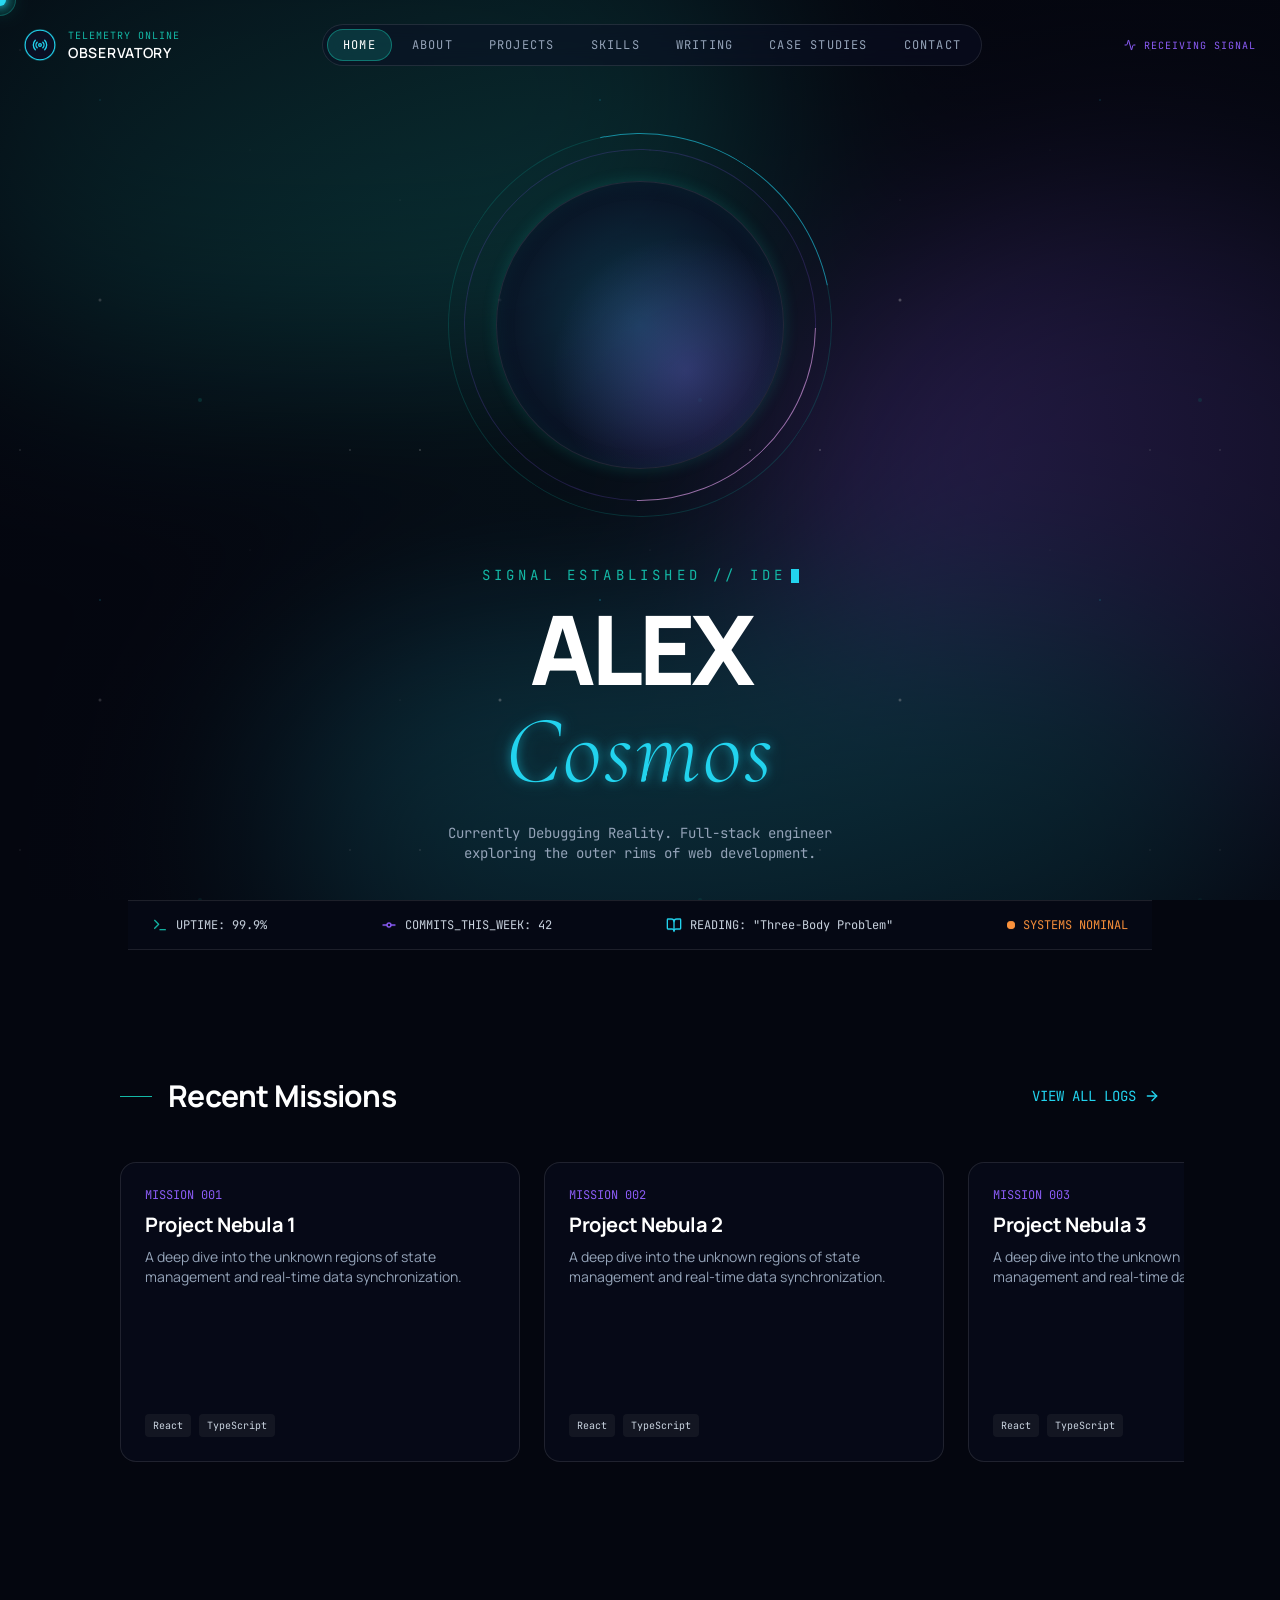
<file: index.html>
<!doctype html>
<html lang="en">
  <head>
    <meta charset="UTF-8" />
    <link rel="icon" type="image/svg+xml" href="/vite.svg" />
    <meta name="viewport" content="width=device-width, initial-scale=1.0" />
    <title>Home | telemetry</title>
    <script type="module" crossorigin src="./assets/main.js"></script>
    <link rel="modulepreload" crossorigin href="./useScreenInit.js">
    <link rel="modulepreload" crossorigin href="./assets/proxy.js">
    <link rel="modulepreload" crossorigin href="./components/Navigation.js">
    <link rel="modulepreload" crossorigin href="./components/CustomCursor.js">
    <link rel="modulepreload" crossorigin href="./components/AuroraBackground.js">
    <link rel="stylesheet" crossorigin href="./assets/main.css">
    <script>
  window.__STATIC_PAGE_ROUTE__ = "/";

  (function () {
    if (!window.location.hash || window.location.hash === "#") {
      window.location.replace(
        window.location.pathname +
        window.location.search +
        "#/"
      );
    }
  })();
</script>
</head>
  <body>
    <div id="root"></div>
  </body>
</html>
</file>
<file: assets/main.css>
@import"https://fonts.googleapis.com/css2?family=Cormorant+Garamond:ital,wght@0,300;0,400;0,600;1,300;1,400&family=JetBrains+Mono:wght@100..800&family=Manrope:wght@200..800&display=swap";*,:before,:after{--tw-border-spacing-x: 0;--tw-border-spacing-y: 0;--tw-translate-x: 0;--tw-translate-y: 0;--tw-rotate: 0;--tw-skew-x: 0;--tw-skew-y: 0;--tw-scale-x: 1;--tw-scale-y: 1;--tw-pan-x: ;--tw-pan-y: ;--tw-pinch-zoom: ;--tw-scroll-snap-strictness: proximity;--tw-gradient-from-position: ;--tw-gradient-via-position: ;--tw-gradient-to-position: ;--tw-ordinal: ;--tw-slashed-zero: ;--tw-numeric-figure: ;--tw-numeric-spacing: ;--tw-numeric-fraction: ;--tw-ring-inset: ;--tw-ring-offset-width: 0px;--tw-ring-offset-color: #fff;--tw-ring-color: rgb(59 130 246 / .5);--tw-ring-offset-shadow: 0 0 #0000;--tw-ring-shadow: 0 0 #0000;--tw-shadow: 0 0 #0000;--tw-shadow-colored: 0 0 #0000;--tw-blur: ;--tw-brightness: ;--tw-contrast: ;--tw-grayscale: ;--tw-hue-rotate: ;--tw-invert: ;--tw-saturate: ;--tw-sepia: ;--tw-drop-shadow: ;--tw-backdrop-blur: ;--tw-backdrop-brightness: ;--tw-backdrop-contrast: ;--tw-backdrop-grayscale: ;--tw-backdrop-hue-rotate: ;--tw-backdrop-invert: ;--tw-backdrop-opacity: ;--tw-backdrop-saturate: ;--tw-backdrop-sepia: ;--tw-contain-size: ;--tw-contain-layout: ;--tw-contain-paint: ;--tw-contain-style: }::backdrop{--tw-border-spacing-x: 0;--tw-border-spacing-y: 0;--tw-translate-x: 0;--tw-translate-y: 0;--tw-rotate: 0;--tw-skew-x: 0;--tw-skew-y: 0;--tw-scale-x: 1;--tw-scale-y: 1;--tw-pan-x: ;--tw-pan-y: ;--tw-pinch-zoom: ;--tw-scroll-snap-strictness: proximity;--tw-gradient-from-position: ;--tw-gradient-via-position: ;--tw-gradient-to-position: ;--tw-ordinal: ;--tw-slashed-zero: ;--tw-numeric-figure: ;--tw-numeric-spacing: ;--tw-numeric-fraction: ;--tw-ring-inset: ;--tw-ring-offset-width: 0px;--tw-ring-offset-color: #fff;--tw-ring-color: rgb(59 130 246 / .5);--tw-ring-offset-shadow: 0 0 #0000;--tw-ring-shadow: 0 0 #0000;--tw-shadow: 0 0 #0000;--tw-shadow-colored: 0 0 #0000;--tw-blur: ;--tw-brightness: ;--tw-contrast: ;--tw-grayscale: ;--tw-hue-rotate: ;--tw-invert: ;--tw-saturate: ;--tw-sepia: ;--tw-drop-shadow: ;--tw-backdrop-blur: ;--tw-backdrop-brightness: ;--tw-backdrop-contrast: ;--tw-backdrop-grayscale: ;--tw-backdrop-hue-rotate: ;--tw-backdrop-invert: ;--tw-backdrop-opacity: ;--tw-backdrop-saturate: ;--tw-backdrop-sepia: ;--tw-contain-size: ;--tw-contain-layout: ;--tw-contain-paint: ;--tw-contain-style: }*,:before,:after{box-sizing:border-box;border-width:0;border-style:solid;border-color:#e5e7eb}:before,:after{--tw-content: ""}html,:host{line-height:1.5;-webkit-text-size-adjust:100%;-moz-tab-size:4;-o-tab-size:4;tab-size:4;font-family:Manrope,sans-serif;font-feature-settings:normal;font-variation-settings:normal;-webkit-tap-highlight-color:transparent}body{margin:0;line-height:inherit}hr{height:0;color:inherit;border-top-width:1px}abbr:where([title]){-webkit-text-decoration:underline dotted;text-decoration:underline dotted}h1,h2,h3,h4,h5,h6{font-size:inherit;font-weight:inherit}a{color:inherit;text-decoration:inherit}b,strong{font-weight:bolder}code,kbd,samp,pre{font-family:JetBrains Mono,monospace;font-feature-settings:normal;font-variation-settings:normal;font-size:1em}small{font-size:80%}sub,sup{font-size:75%;line-height:0;position:relative;vertical-align:baseline}sub{bottom:-.25em}sup{top:-.5em}table{text-indent:0;border-color:inherit;border-collapse:collapse}button,input,optgroup,select,textarea{font-family:inherit;font-feature-settings:inherit;font-variation-settings:inherit;font-size:100%;font-weight:inherit;line-height:inherit;letter-spacing:inherit;color:inherit;margin:0;padding:0}button,select{text-transform:none}button,input:where([type=button]),input:where([type=reset]),input:where([type=submit]){-webkit-appearance:button;background-color:transparent;background-image:none}:-moz-focusring{outline:auto}:-moz-ui-invalid{box-shadow:none}progress{vertical-align:baseline}::-webkit-inner-spin-button,::-webkit-outer-spin-button{height:auto}[type=search]{-webkit-appearance:textfield;outline-offset:-2px}::-webkit-search-decoration{-webkit-appearance:none}::-webkit-file-upload-button{-webkit-appearance:button;font:inherit}summary{display:list-item}blockquote,dl,dd,h1,h2,h3,h4,h5,h6,hr,figure,p,pre{margin:0}fieldset{margin:0;padding:0}legend{padding:0}ol,ul,menu{list-style:none;margin:0;padding:0}dialog{padding:0}textarea{resize:vertical}input::-moz-placeholder,textarea::-moz-placeholder{opacity:1;color:#9ca3af}input::placeholder,textarea::placeholder{opacity:1;color:#9ca3af}button,[role=button]{cursor:pointer}:disabled{cursor:default}img,svg,video,canvas,audio,iframe,embed,object{display:block;vertical-align:middle}img,video{max-width:100%;height:auto}[hidden]:where(:not([hidden=until-found])){display:none}:root{--space-black: #04060f;--midnight-navy: #0a0f24;--aurora-teal: #14b8a6;--aurora-cyan: #22d3ee;--aurora-violet: #8b5cf6;--aurora-magenta: #f0abfc;--sunset-orange: #fb923c}body{overflow-x:hidden;--tw-bg-opacity: 1;background-color:rgb(4 6 15 / var(--tw-bg-opacity, 1));font-family:Manrope,sans-serif;--tw-text-opacity: 1;color:rgb(203 213 225 / var(--tw-text-opacity, 1))}body *::-moz-selection{background-color:#14b8a64d;--tw-text-opacity: 1;color:rgb(34 211 238 / var(--tw-text-opacity, 1))}body *::selection{background-color:#14b8a64d;--tw-text-opacity: 1;color:rgb(34 211 238 / var(--tw-text-opacity, 1))}body::-moz-selection{background-color:#14b8a64d;--tw-text-opacity: 1;color:rgb(34 211 238 / var(--tw-text-opacity, 1))}body::selection{background-color:#14b8a64d;--tw-text-opacity: 1;color:rgb(34 211 238 / var(--tw-text-opacity, 1))}body{cursor:none}h1,h2,h3,h4,h5,h6{font-family:Manrope,sans-serif;letter-spacing:-.025em;--tw-text-opacity: 1;color:rgb(255 255 255 / var(--tw-text-opacity, 1))}::-webkit-scrollbar{width:8px}::-webkit-scrollbar-track{--tw-bg-opacity: 1;background-color:rgb(4 6 15 / var(--tw-bg-opacity, 1))}::-webkit-scrollbar-thumb{border-radius:9999px;border-width:1px;border-color:#14b8a633;--tw-bg-opacity: 1;background-color:rgb(10 15 36 / var(--tw-bg-opacity, 1))}::-webkit-scrollbar-thumb:hover{background-color:#14b8a680}.pointer-events-none{pointer-events:none}.pointer-events-auto{pointer-events:auto}.fixed{position:fixed}.absolute{position:absolute}.relative{position:relative}.sticky{position:sticky}.inset-0{top:0;right:0;bottom:0;left:0}.inset-12{top:3rem;right:3rem;bottom:3rem;left:3rem}.inset-4{top:1rem;right:1rem;bottom:1rem;left:1rem}.bottom-0{bottom:0}.bottom-1\/3{bottom:33.333333%}.bottom-8{bottom:2rem}.bottom-\[-20\%\]{bottom:-20%}.left-0{left:0}.left-1\/2{left:50%}.left-1\/4{left:25%}.left-4{left:1rem}.left-6{left:1.5rem}.left-8{left:2rem}.left-\[-10\%\]{left:-10%}.left-\[20\%\]{left:20%}.right-0{right:0}.right-1\/3{right:33.333333%}.right-1\/4{right:25%}.right-6{right:1.5rem}.right-8{right:2rem}.right-\[-20\%\]{right:-20%}.top-0{top:0}.top-1{top:.25rem}.top-1\/2{top:50%}.top-1\/4{top:25%}.top-32{top:8rem}.top-4{top:1rem}.top-6{top:1.5rem}.top-8{top:2rem}.top-\[-20\%\]{top:-20%}.top-\[20\%\]{top:20%}.top-full{top:100%}.-z-10{z-index:-10}.z-10{z-index:10}.z-20{z-index:20}.z-50{z-index:50}.z-\[-1\]{z-index:-1}.z-\[9998\]{z-index:9998}.z-\[9999\]{z-index:9999}.mx-auto{margin-left:auto;margin-right:auto}.mb-1{margin-bottom:.25rem}.mb-12{margin-bottom:3rem}.mb-16{margin-bottom:4rem}.mb-2{margin-bottom:.5rem}.mb-24{margin-bottom:6rem}.mb-3{margin-bottom:.75rem}.mb-4{margin-bottom:1rem}.mb-6{margin-bottom:1.5rem}.mb-8{margin-bottom:2rem}.ml-1{margin-left:.25rem}.ml-auto{margin-left:auto}.mt-1{margin-top:.25rem}.mt-2{margin-top:.5rem}.mt-32{margin-top:8rem}.mt-4{margin-top:1rem}.mt-8{margin-top:2rem}.mt-auto{margin-top:auto}.inline-block{display:inline-block}.flex{display:flex}.inline-flex{display:inline-flex}.grid{display:grid}.hidden{display:none}.aspect-square{aspect-ratio:1 / 1}.h-0\.5{height:.125rem}.h-1{height:.25rem}.h-10{height:2.5rem}.h-12{height:3rem}.h-16{height:4rem}.h-2{height:.5rem}.h-20{height:5rem}.h-24{height:6rem}.h-3{height:.75rem}.h-4{height:1rem}.h-48{height:12rem}.h-5{height:1.25rem}.h-6{height:1.5rem}.h-64{height:16rem}.h-8{height:2rem}.h-96{height:24rem}.h-\[1em\]{height:1em}.h-\[1px\]{height:1px}.h-\[300px\]{height:300px}.h-\[30rem\]{height:30rem}.h-\[40rem\]{height:40rem}.h-\[50\%\]{height:50%}.h-\[60\%\]{height:60%}.h-\[80\%\]{height:80%}.h-\[calc\(100vh-6rem\)\]{height:calc(100vh - 6rem)}.h-\[calc\(100vh-8rem\)\]{height:calc(100vh - 8rem)}.h-full{height:100%}.min-h-\[200vh\]{min-height:200vh}.min-h-screen{min-height:100vh}.w-0\.5{width:.125rem}.w-1{width:.25rem}.w-1\/2{width:50%}.w-10{width:2.5rem}.w-12{width:3rem}.w-16{width:4rem}.w-2{width:.5rem}.w-20{width:5rem}.w-3{width:.75rem}.w-4{width:1rem}.w-5{width:1.25rem}.w-6{width:1.5rem}.w-64{width:16rem}.w-8{width:2rem}.w-96{width:24rem}.w-\[30rem\]{width:30rem}.w-\[40rem\]{width:40rem}.w-\[60\%\]{width:60%}.w-\[70\%\]{width:70%}.w-\[80\%\]{width:80%}.w-full{width:100%}.min-w-\[300px\]{min-width:300px}.max-w-4xl{max-width:56rem}.max-w-5xl{max-width:64rem}.max-w-6xl{max-width:72rem}.max-w-md{max-width:28rem}.shrink-0{flex-shrink:0}.flex-grow{flex-grow:1}.origin-left{transform-origin:left}.origin-top{transform-origin:top}.-translate-x-1\/2{--tw-translate-x: -50%;transform:translate(var(--tw-translate-x),var(--tw-translate-y)) rotate(var(--tw-rotate)) skew(var(--tw-skew-x)) skewY(var(--tw-skew-y)) scaleX(var(--tw-scale-x)) scaleY(var(--tw-scale-y))}.-translate-y-1\/2{--tw-translate-y: -50%;transform:translate(var(--tw-translate-x),var(--tw-translate-y)) rotate(var(--tw-rotate)) skew(var(--tw-skew-x)) skewY(var(--tw-skew-y)) scaleX(var(--tw-scale-x)) scaleY(var(--tw-scale-y))}.scale-50{--tw-scale-x: .5;--tw-scale-y: .5;transform:translate(var(--tw-translate-x),var(--tw-translate-y)) rotate(var(--tw-rotate)) skew(var(--tw-skew-x)) skewY(var(--tw-skew-y)) scaleX(var(--tw-scale-x)) scaleY(var(--tw-scale-y))}.scale-75{--tw-scale-x: .75;--tw-scale-y: .75;transform:translate(var(--tw-translate-x),var(--tw-translate-y)) rotate(var(--tw-rotate)) skew(var(--tw-skew-x)) skewY(var(--tw-skew-y)) scaleX(var(--tw-scale-x)) scaleY(var(--tw-scale-y))}.animate-\[aurora-flow_100s_linear_infinite\]{animation:aurora-flow 100s linear infinite}.animate-\[aurora-flow_70s_linear_infinite_reverse\]{animation:aurora-flow 70s linear infinite reverse}@keyframes ping{75%,to{transform:scale(2);opacity:0}}.animate-ping{animation:ping 1s cubic-bezier(0,0,.2,1) infinite}@keyframes pulse{50%{opacity:.5}}.animate-pulse{animation:pulse 2s cubic-bezier(.4,0,.6,1) infinite}@keyframes spin{to{transform:rotate(360deg)}}.animate-spin-slow{animation:spin 20s linear infinite}.cursor-pointer{cursor:pointer}.resize-none{resize:none}.snap-x{scroll-snap-type:x var(--tw-scroll-snap-strictness)}.snap-mandatory{--tw-scroll-snap-strictness: mandatory}.snap-center{scroll-snap-align:center}.grid-cols-1{grid-template-columns:repeat(1,minmax(0,1fr))}.grid-cols-2{grid-template-columns:repeat(2,minmax(0,1fr))}.flex-col{flex-direction:column}.flex-wrap{flex-wrap:wrap}.items-start{align-items:flex-start}.items-end{align-items:flex-end}.items-center{align-items:center}.items-baseline{align-items:baseline}.justify-end{justify-content:flex-end}.justify-center{justify-content:center}.justify-between{justify-content:space-between}.gap-0\.5{gap:.125rem}.gap-1{gap:.25rem}.gap-12{gap:3rem}.gap-2{gap:.5rem}.gap-3{gap:.75rem}.gap-4{gap:1rem}.gap-6{gap:1.5rem}.gap-8{gap:2rem}.space-y-16>:not([hidden])~:not([hidden]){--tw-space-y-reverse: 0;margin-top:calc(4rem * calc(1 - var(--tw-space-y-reverse)));margin-bottom:calc(4rem * var(--tw-space-y-reverse))}.space-y-2>:not([hidden])~:not([hidden]){--tw-space-y-reverse: 0;margin-top:calc(.5rem * calc(1 - var(--tw-space-y-reverse)));margin-bottom:calc(.5rem * var(--tw-space-y-reverse))}.space-y-3>:not([hidden])~:not([hidden]){--tw-space-y-reverse: 0;margin-top:calc(.75rem * calc(1 - var(--tw-space-y-reverse)));margin-bottom:calc(.75rem * var(--tw-space-y-reverse))}.space-y-32>:not([hidden])~:not([hidden]){--tw-space-y-reverse: 0;margin-top:calc(8rem * calc(1 - var(--tw-space-y-reverse)));margin-bottom:calc(8rem * var(--tw-space-y-reverse))}.space-y-4>:not([hidden])~:not([hidden]){--tw-space-y-reverse: 0;margin-top:calc(1rem * calc(1 - var(--tw-space-y-reverse)));margin-bottom:calc(1rem * var(--tw-space-y-reverse))}.space-y-6>:not([hidden])~:not([hidden]){--tw-space-y-reverse: 0;margin-top:calc(1.5rem * calc(1 - var(--tw-space-y-reverse)));margin-bottom:calc(1.5rem * var(--tw-space-y-reverse))}.space-y-8>:not([hidden])~:not([hidden]){--tw-space-y-reverse: 0;margin-top:calc(2rem * calc(1 - var(--tw-space-y-reverse)));margin-bottom:calc(2rem * var(--tw-space-y-reverse))}.overflow-hidden{overflow:hidden}.overflow-x-auto{overflow-x:auto}.overflow-y-auto{overflow-y:auto}.whitespace-nowrap{white-space:nowrap}.rounded{border-radius:.25rem}.rounded-2xl{border-radius:1rem}.rounded-full{border-radius:9999px}.rounded-lg{border-radius:.5rem}.rounded-md{border-radius:.375rem}.rounded-xl{border-radius:.75rem}.rounded-t-sm{border-top-left-radius:.125rem;border-top-right-radius:.125rem}.border{border-width:1px}.border-2{border-width:2px}.border-y{border-top-width:1px;border-bottom-width:1px}.border-b{border-bottom-width:1px}.border-l{border-left-width:1px}.border-l-2{border-left-width:2px}.border-t{border-top-width:1px}.border-aurora-cyan{--tw-border-opacity: 1;border-color:rgb(34 211 238 / var(--tw-border-opacity, 1))}.border-aurora-cyan\/30{border-color:#22d3ee4d}.border-aurora-teal{--tw-border-opacity: 1;border-color:rgb(20 184 166 / var(--tw-border-opacity, 1))}.border-aurora-teal\/20{border-color:#14b8a633}.border-aurora-teal\/30{border-color:#14b8a64d}.border-aurora-teal\/50{border-color:#14b8a680}.border-aurora-violet\/20{border-color:#8b5cf633}.border-aurora-violet\/30{border-color:#8b5cf64d}.border-space-black{--tw-border-opacity: 1;border-color:rgb(4 6 15 / var(--tw-border-opacity, 1))}.border-sunset-orange\/30{border-color:#fb923c4d}.border-sunset-orange\/50{border-color:#fb923c80}.border-transparent{border-color:transparent}.border-white\/10{border-color:#ffffff1a}.border-white\/5{border-color:#ffffff0d}.border-b-aurora-magenta\/60{border-bottom-color:#f0abfc99}.border-t-aurora-cyan\/60{border-top-color:#22d3ee99}.bg-aurora-cyan{--tw-bg-opacity: 1;background-color:rgb(34 211 238 / var(--tw-bg-opacity, 1))}.bg-aurora-magenta{--tw-bg-opacity: 1;background-color:rgb(240 171 252 / var(--tw-bg-opacity, 1))}.bg-aurora-teal{--tw-bg-opacity: 1;background-color:rgb(20 184 166 / var(--tw-bg-opacity, 1))}.bg-aurora-teal\/10{background-color:#14b8a61a}.bg-aurora-teal\/20{background-color:#14b8a633}.bg-aurora-violet{--tw-bg-opacity: 1;background-color:rgb(139 92 246 / var(--tw-bg-opacity, 1))}.bg-aurora-violet\/50{background-color:#8b5cf680}.bg-midnight-navy{--tw-bg-opacity: 1;background-color:rgb(10 15 36 / var(--tw-bg-opacity, 1))}.bg-midnight-navy\/20{background-color:#0a0f2433}.bg-midnight-navy\/30{background-color:#0a0f244d}.bg-midnight-navy\/40{background-color:#0a0f2466}.bg-midnight-navy\/50{background-color:#0a0f2480}.bg-midnight-navy\/60{background-color:#0a0f2499}.bg-midnight-navy\/80{background-color:#0a0f24cc}.bg-space-black{--tw-bg-opacity: 1;background-color:rgb(4 6 15 / var(--tw-bg-opacity, 1))}.bg-space-black\/30{background-color:#04060f4d}.bg-space-black\/50{background-color:#04060f80}.bg-space-black\/80{background-color:#04060fcc}.bg-space-black\/95{background-color:#04060ff2}.bg-sunset-orange{--tw-bg-opacity: 1;background-color:rgb(251 146 60 / var(--tw-bg-opacity, 1))}.bg-transparent{background-color:transparent}.bg-white{--tw-bg-opacity: 1;background-color:rgb(255 255 255 / var(--tw-bg-opacity, 1))}.bg-white\/10{background-color:#ffffff1a}.bg-white\/20{background-color:#fff3}.bg-white\/5{background-color:#ffffff0d}.bg-\[linear-gradient\(rgba\(255\,255\,255\,0\.05\)_1px\,transparent_1px\)\,linear-gradient\(90deg\,rgba\(255\,255\,255\,0\.05\)_1px\,transparent_1px\)\]{background-image:linear-gradient(rgba(255,255,255,.05) 1px,transparent 1px),linear-gradient(90deg,rgba(255,255,255,.05) 1px,transparent 1px)}.bg-\[radial-gradient\(circle_at_center\,rgba\(34\,211\,238\,0\.2\)_0\%\,transparent_70\%\)\]{background-image:radial-gradient(circle at center,rgba(34,211,238,.2) 0%,transparent 70%)}.bg-\[radial-gradient\(ellipse_at_center\,transparent_0\%\,\#04060f_100\%\)\]{background-image:radial-gradient(ellipse at center,transparent 0%,#04060f 100%)}.bg-\[url\(\'data\:image\/svg\+xml\;base64\,PHN2ZyB4bWxucz0iaHR0cDovL3d3dy53My5vcmcvMjAwMC9zdmciIHdpZHRoPSI0MDAiIGhlaWdodD0iNDAwIj48cmVjdCB3aWR0aD0iMTAwJSIgaGVpZ2h0PSIxMDAlIiBmaWxsPSJub25lIi8\+PGNpcmNsZSBjeD0iMjAiIGN5PSI1MCIgcj0iMSIgZmlsbD0iI2ZmZiIgb3BhY2l0eT0iMC41Ii8\[base64]\+PC9zdmc\+\'\)\]{background-image:url([data-uri])}.bg-\[url\(\'data\:image\/svg\+xml\;base64\,PHN2ZyB4bWxucz0iaHR0cDovL3d3dy53My5vcmcvMjAwMC9zdmciIHdpZHRoPSI1MDAiIGhlaWdodD0iNTAwIj48cmVjdCB3aWR0aD0iMTAwJSIgaGVpZ2h0PSIxMDAlIiBmaWxsPSJub25lIi8\+PGNpcmNsZSBjeD0iMTAwIiBjeT0iMTAwIiByPSIxIiBmaWxsPSIjMjJkM2VlIiBvcGFjaXR5PSIwLjYiLz48Y2lyY2xlIGN4PSI0MDAiIGN5PSIyMDAiIHI9IjAuNSIgZmlsbD0iI2ZmZiIgb3BhY2l0eT0iMC40Ii8\+PGNpcmNsZSBjeD0iMjAwIiBjeT0iNDAwIiByPSIyIiBmaWxsPSIjMTRiOGE2IiBvcGFjaXR5PSIwLjUiLz48L3N2Zz4\=\'\)\]{background-image:url([data-uri])}.bg-gradient-to-b{background-image:linear-gradient(to bottom,var(--tw-gradient-stops))}.bg-gradient-to-r{background-image:linear-gradient(to right,var(--tw-gradient-stops))}.bg-gradient-to-t{background-image:linear-gradient(to top,var(--tw-gradient-stops))}.from-aurora-cyan{--tw-gradient-from: #22d3ee var(--tw-gradient-from-position);--tw-gradient-to: rgb(34 211 238 / 0) var(--tw-gradient-to-position);--tw-gradient-stops: var(--tw-gradient-from), var(--tw-gradient-to)}.from-aurora-teal{--tw-gradient-from: #14b8a6 var(--tw-gradient-from-position);--tw-gradient-to: rgb(20 184 166 / 0) var(--tw-gradient-to-position);--tw-gradient-stops: var(--tw-gradient-from), var(--tw-gradient-to)}.from-space-black\/50{--tw-gradient-from: rgb(4 6 15 / .5) var(--tw-gradient-from-position);--tw-gradient-to: rgb(4 6 15 / 0) var(--tw-gradient-to-position);--tw-gradient-stops: var(--tw-gradient-from), var(--tw-gradient-to)}.via-aurora-violet{--tw-gradient-to: rgb(139 92 246 / 0) var(--tw-gradient-to-position);--tw-gradient-stops: var(--tw-gradient-from), #8b5cf6 var(--tw-gradient-via-position), var(--tw-gradient-to)}.to-aurora-cyan{--tw-gradient-to: #22d3ee var(--tw-gradient-to-position)}.to-transparent{--tw-gradient-to: transparent var(--tw-gradient-to-position)}.bg-\[size\:50px_50px\]{background-size:50px 50px}.p-1{padding:.25rem}.p-2{padding:.5rem}.p-3{padding:.75rem}.p-4{padding:1rem}.p-6{padding:1.5rem}.p-8{padding:2rem}.px-2{padding-left:.5rem;padding-right:.5rem}.px-3{padding-left:.75rem;padding-right:.75rem}.px-4{padding-left:1rem;padding-right:1rem}.px-6{padding-left:1.5rem;padding-right:1.5rem}.py-0\.5{padding-top:.125rem;padding-bottom:.125rem}.py-1{padding-top:.25rem;padding-bottom:.25rem}.py-2{padding-top:.5rem;padding-bottom:.5rem}.py-3{padding-top:.75rem;padding-bottom:.75rem}.py-4{padding-top:1rem;padding-bottom:1rem}.pb-12{padding-bottom:3rem}.pb-24{padding-bottom:6rem}.pb-32{padding-bottom:8rem}.pb-4{padding-bottom:1rem}.pl-24{padding-left:6rem}.pl-8{padding-left:2rem}.pr-4{padding-right:1rem}.pt-0{padding-top:0}.pt-12{padding-top:3rem}.pt-24{padding-top:6rem}.text-center{text-align:center}.align-middle{vertical-align:middle}.font-mono{font-family:JetBrains Mono,monospace}.font-sans{font-family:Manrope,sans-serif}.text-2xl{font-size:1.5rem;line-height:2rem}.text-3xl{font-size:1.875rem;line-height:2.25rem}.text-4xl{font-size:2.25rem;line-height:2.5rem}.text-5xl{font-size:3rem;line-height:1}.text-\[10px\]{font-size:10px}.text-lg{font-size:1.125rem;line-height:1.75rem}.text-sm{font-size:.875rem;line-height:1.25rem}.text-xl{font-size:1.25rem;line-height:1.75rem}.text-xs{font-size:.75rem;line-height:1rem}.font-black{font-weight:900}.font-bold{font-weight:700}.font-semibold{font-weight:600}.uppercase{text-transform:uppercase}.leading-relaxed{line-height:1.625}.leading-tight{line-height:1.25}.tracking-\[0\.3em\]{letter-spacing:.3em}.tracking-tighter{letter-spacing:-.05em}.tracking-wider{letter-spacing:.05em}.tracking-widest{letter-spacing:.1em}.text-aurora-cyan{--tw-text-opacity: 1;color:rgb(34 211 238 / var(--tw-text-opacity, 1))}.text-aurora-magenta{--tw-text-opacity: 1;color:rgb(240 171 252 / var(--tw-text-opacity, 1))}.text-aurora-teal{--tw-text-opacity: 1;color:rgb(20 184 166 / var(--tw-text-opacity, 1))}.text-aurora-violet{--tw-text-opacity: 1;color:rgb(139 92 246 / var(--tw-text-opacity, 1))}.text-slate-300{--tw-text-opacity: 1;color:rgb(203 213 225 / var(--tw-text-opacity, 1))}.text-slate-400{--tw-text-opacity: 1;color:rgb(148 163 184 / var(--tw-text-opacity, 1))}.text-slate-500{--tw-text-opacity: 1;color:rgb(100 116 139 / var(--tw-text-opacity, 1))}.text-space-black{--tw-text-opacity: 1;color:rgb(4 6 15 / var(--tw-text-opacity, 1))}.text-sunset-orange{--tw-text-opacity: 1;color:rgb(251 146 60 / var(--tw-text-opacity, 1))}.text-white{--tw-text-opacity: 1;color:rgb(255 255 255 / var(--tw-text-opacity, 1))}.text-white\/5{color:#ffffff0d}.opacity-0{opacity:0}.opacity-100{opacity:1}.opacity-20{opacity:.2}.opacity-30{opacity:.3}.opacity-40{opacity:.4}.opacity-50{opacity:.5}.opacity-60{opacity:.6}.opacity-70{opacity:.7}.opacity-75{opacity:.75}.opacity-80{opacity:.8}.mix-blend-screen{mix-blend-mode:screen}.shadow-\[-20px_0_50px_rgba\(0\,0\,0\,0\.5\)\]{--tw-shadow: -20px 0 50px rgba(0,0,0,.5);--tw-shadow-colored: -20px 0 50px var(--tw-shadow-color);box-shadow:var(--tw-ring-offset-shadow, 0 0 #0000),var(--tw-ring-shadow, 0 0 #0000),var(--tw-shadow)}.shadow-\[0_0_10px_\#14b8a6\]{--tw-shadow: 0 0 10px #14b8a6;--tw-shadow-colored: 0 0 10px var(--tw-shadow-color);box-shadow:var(--tw-ring-offset-shadow, 0 0 #0000),var(--tw-ring-shadow, 0 0 #0000),var(--tw-shadow)}.shadow-\[0_0_10px_\#22d3ee\,0_0_20px_\#14b8a6\]{--tw-shadow: 0 0 10px #22d3ee,0 0 20px #14b8a6;--tw-shadow-colored: 0 0 10px var(--tw-shadow-color), 0 0 20px var(--tw-shadow-color);box-shadow:var(--tw-ring-offset-shadow, 0 0 #0000),var(--tw-ring-shadow, 0 0 #0000),var(--tw-shadow)}.shadow-\[0_0_10px_\#8b5cf6\]{--tw-shadow: 0 0 10px #8b5cf6;--tw-shadow-colored: 0 0 10px var(--tw-shadow-color);box-shadow:var(--tw-ring-offset-shadow, 0 0 #0000),var(--tw-ring-shadow, 0 0 #0000),var(--tw-shadow)}.shadow-\[0_0_10px_\#fb923c\]{--tw-shadow: 0 0 10px #fb923c;--tw-shadow-colored: 0 0 10px var(--tw-shadow-color);box-shadow:var(--tw-ring-offset-shadow, 0 0 #0000),var(--tw-ring-shadow, 0 0 #0000),var(--tw-shadow)}.shadow-\[0_0_15px_currentColor\]{--tw-shadow: 0 0 15px currentColor;--tw-shadow-colored: 0 0 15px var(--tw-shadow-color);box-shadow:var(--tw-ring-offset-shadow, 0 0 #0000),var(--tw-ring-shadow, 0 0 #0000),var(--tw-shadow)}.shadow-\[0_0_20px_currentColor\]{--tw-shadow: 0 0 20px currentColor;--tw-shadow-colored: 0 0 20px var(--tw-shadow-color);box-shadow:var(--tw-ring-offset-shadow, 0 0 #0000),var(--tw-ring-shadow, 0 0 #0000),var(--tw-shadow)}.shadow-\[0_0_50px_\#fff\,0_0_100px_\#f0abfc\]{--tw-shadow: 0 0 50px #fff,0 0 100px #f0abfc;--tw-shadow-colored: 0 0 50px var(--tw-shadow-color), 0 0 100px var(--tw-shadow-color);box-shadow:var(--tw-ring-offset-shadow, 0 0 #0000),var(--tw-ring-shadow, 0 0 #0000),var(--tw-shadow)}.blur{--tw-blur: blur(8px);filter:var(--tw-blur) var(--tw-brightness) var(--tw-contrast) var(--tw-grayscale) var(--tw-hue-rotate) var(--tw-invert) var(--tw-saturate) var(--tw-sepia) var(--tw-drop-shadow)}.blur-\[100px\]{--tw-blur: blur(100px);filter:var(--tw-blur) var(--tw-brightness) var(--tw-contrast) var(--tw-grayscale) var(--tw-hue-rotate) var(--tw-invert) var(--tw-saturate) var(--tw-sepia) var(--tw-drop-shadow)}.filter{filter:var(--tw-blur) var(--tw-brightness) var(--tw-contrast) var(--tw-grayscale) var(--tw-hue-rotate) var(--tw-invert) var(--tw-saturate) var(--tw-sepia) var(--tw-drop-shadow)}.backdrop-blur-md{--tw-backdrop-blur: blur(12px);-webkit-backdrop-filter:var(--tw-backdrop-blur) var(--tw-backdrop-brightness) var(--tw-backdrop-contrast) var(--tw-backdrop-grayscale) var(--tw-backdrop-hue-rotate) var(--tw-backdrop-invert) var(--tw-backdrop-opacity) var(--tw-backdrop-saturate) var(--tw-backdrop-sepia);backdrop-filter:var(--tw-backdrop-blur) var(--tw-backdrop-brightness) var(--tw-backdrop-contrast) var(--tw-backdrop-grayscale) var(--tw-backdrop-hue-rotate) var(--tw-backdrop-invert) var(--tw-backdrop-opacity) var(--tw-backdrop-saturate) var(--tw-backdrop-sepia)}.backdrop-blur-sm{--tw-backdrop-blur: blur(4px);-webkit-backdrop-filter:var(--tw-backdrop-blur) var(--tw-backdrop-brightness) var(--tw-backdrop-contrast) var(--tw-backdrop-grayscale) var(--tw-backdrop-hue-rotate) var(--tw-backdrop-invert) var(--tw-backdrop-opacity) var(--tw-backdrop-saturate) var(--tw-backdrop-sepia);backdrop-filter:var(--tw-backdrop-blur) var(--tw-backdrop-brightness) var(--tw-backdrop-contrast) var(--tw-backdrop-grayscale) var(--tw-backdrop-hue-rotate) var(--tw-backdrop-invert) var(--tw-backdrop-opacity) var(--tw-backdrop-saturate) var(--tw-backdrop-sepia)}.backdrop-blur-xl{--tw-backdrop-blur: blur(24px);-webkit-backdrop-filter:var(--tw-backdrop-blur) var(--tw-backdrop-brightness) var(--tw-backdrop-contrast) var(--tw-backdrop-grayscale) var(--tw-backdrop-hue-rotate) var(--tw-backdrop-invert) var(--tw-backdrop-opacity) var(--tw-backdrop-saturate) var(--tw-backdrop-sepia);backdrop-filter:var(--tw-backdrop-blur) var(--tw-backdrop-brightness) var(--tw-backdrop-contrast) var(--tw-backdrop-grayscale) var(--tw-backdrop-hue-rotate) var(--tw-backdrop-invert) var(--tw-backdrop-opacity) var(--tw-backdrop-saturate) var(--tw-backdrop-sepia)}.transition{transition-property:color,background-color,border-color,text-decoration-color,fill,stroke,opacity,box-shadow,transform,filter,backdrop-filter;transition-timing-function:cubic-bezier(.4,0,.2,1);transition-duration:.15s}.transition-all{transition-property:all;transition-timing-function:cubic-bezier(.4,0,.2,1);transition-duration:.15s}.transition-colors{transition-property:color,background-color,border-color,text-decoration-color,fill,stroke;transition-timing-function:cubic-bezier(.4,0,.2,1);transition-duration:.15s}.transition-opacity{transition-property:opacity;transition-timing-function:cubic-bezier(.4,0,.2,1);transition-duration:.15s}.transition-transform{transition-property:transform;transition-timing-function:cubic-bezier(.4,0,.2,1);transition-duration:.15s}.text-glow{text-shadow:0 0 10px rgba(34,211,238,.5),0 0 20px rgba(34,211,238,.3)}.text-glow-violet{text-shadow:0 0 10px rgba(139,92,246,.5),0 0 20px rgba(139,92,246,.3)}.box-glow{box-shadow:0 0 15px #14b8a633,inset 0 0 20px #14b8a61a}.font-serif-italic{font-family:Cormorant Garamond,serif;font-weight:300;font-style:italic;letter-spacing:.025em}@keyframes aurora-flow{0%{background-position:0% 50%}50%{background-position:100% 50%}to{background-position:0% 50%}}.animate-aurora{background-size:200% 200%;animation:aurora-flow 15s ease infinite}.hover\:scale-150:hover{--tw-scale-x: 1.5;--tw-scale-y: 1.5;transform:translate(var(--tw-translate-x),var(--tw-translate-y)) rotate(var(--tw-rotate)) skew(var(--tw-skew-x)) skewY(var(--tw-skew-y)) scaleX(var(--tw-scale-x)) scaleY(var(--tw-scale-y))}.hover\:border-aurora-teal\/30:hover{border-color:#14b8a64d}.hover\:border-aurora-teal\/50:hover{border-color:#14b8a680}.hover\:border-aurora-violet\/50:hover{border-color:#8b5cf680}.hover\:border-white\/10:hover{border-color:#ffffff1a}.hover\:border-white\/30:hover{border-color:#ffffff4d}.hover\:bg-aurora-cyan:hover{--tw-bg-opacity: 1;background-color:rgb(34 211 238 / var(--tw-bg-opacity, 1))}.hover\:bg-white\/10:hover{background-color:#ffffff1a}.hover\:bg-white\/5:hover{background-color:#ffffff0d}.hover\:text-aurora-cyan:hover{--tw-text-opacity: 1;color:rgb(34 211 238 / var(--tw-text-opacity, 1))}.hover\:text-white:hover{--tw-text-opacity: 1;color:rgb(255 255 255 / var(--tw-text-opacity, 1))}.focus\:border-aurora-cyan:focus{--tw-border-opacity: 1;border-color:rgb(34 211 238 / var(--tw-border-opacity, 1))}.focus\:outline-none:focus{outline:2px solid transparent;outline-offset:2px}.disabled\:opacity-50:disabled{opacity:.5}.group:hover .group-hover\:border-aurora-violet{--tw-border-opacity: 1;border-color:rgb(139 92 246 / var(--tw-border-opacity, 1))}.group:hover .group-hover\:text-aurora-cyan{--tw-text-opacity: 1;color:rgb(34 211 238 / var(--tw-text-opacity, 1))}.group:hover .group-hover\:text-aurora-violet{--tw-text-opacity: 1;color:rgb(139 92 246 / var(--tw-text-opacity, 1))}.group:hover .group-hover\:text-aurora-violet\/10{color:#8b5cf61a}.group:hover .group-hover\:opacity-100{opacity:1}@media (min-width: 768px){.md\:flex{display:flex}.md\:h-96{height:24rem}.md\:w-96{width:24rem}.md\:min-w-\[400px\]{min-width:400px}.md\:grid-cols-2{grid-template-columns:repeat(2,minmax(0,1fr))}.md\:grid-cols-3{grid-template-columns:repeat(3,minmax(0,1fr))}.md\:grid-cols-4{grid-template-columns:repeat(4,minmax(0,1fr))}.md\:px-12{padding-left:3rem;padding-right:3rem}.md\:text-6xl{font-size:3.75rem;line-height:1}.md\:text-7xl{font-size:4.5rem;line-height:1}}@media (min-width: 1024px){.lg\:col-span-1{grid-column:span 1 / span 1}.lg\:col-span-2{grid-column:span 2 / span 2}.lg\:block{display:block}.lg\:w-80{width:20rem}.lg\:grid-cols-3{grid-template-columns:repeat(3,minmax(0,1fr))}.lg\:flex-row{flex-direction:row}.lg\:px-24{padding-left:6rem;padding-right:6rem}.lg\:text-8xl{font-size:6rem;line-height:1}}
</file>
